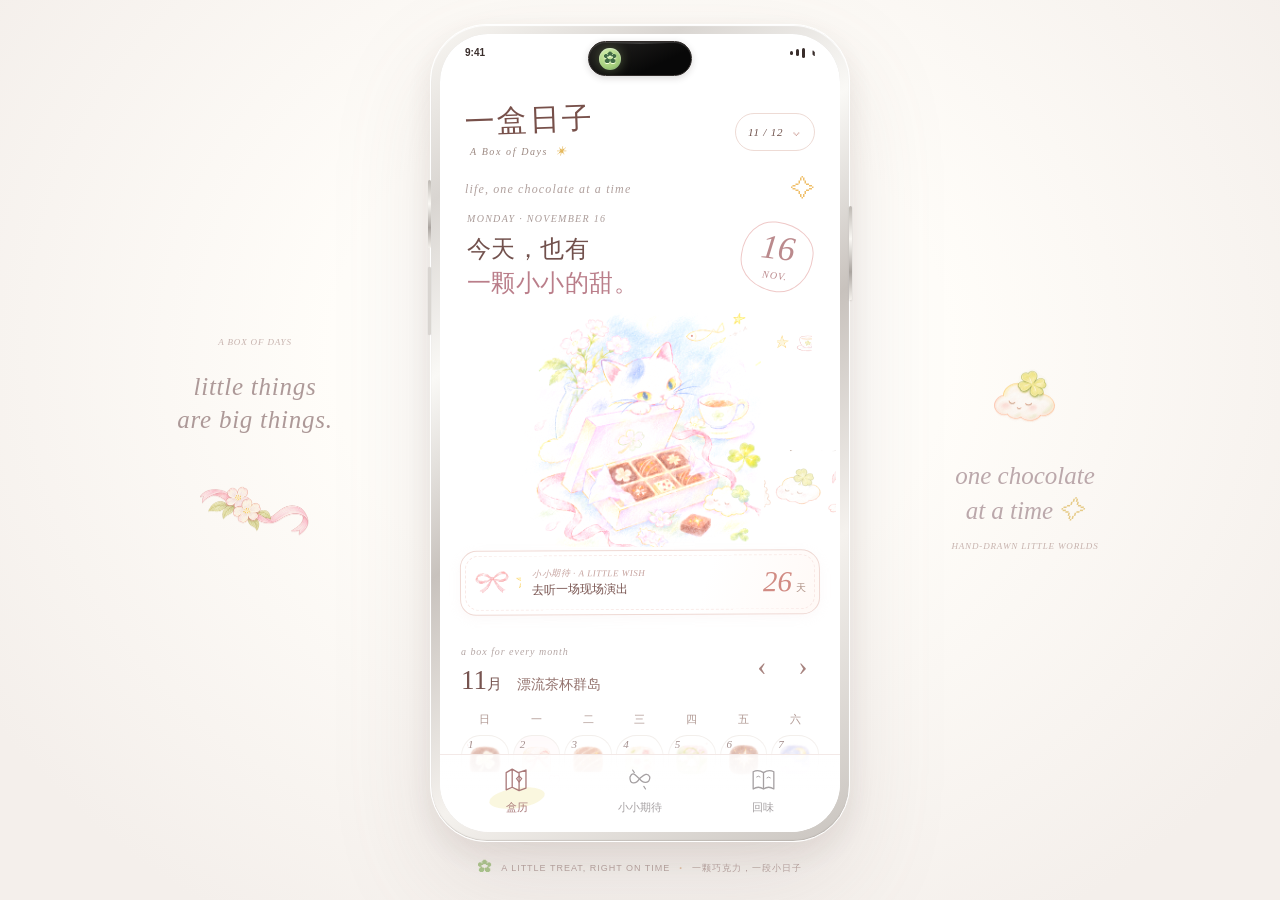
<file: index.html>
<!DOCTYPE html>
<html lang="zh-CN">
<head>
<meta charset="UTF-8" />
<meta name="viewport" content="width=device-width,initial-scale=1,viewport-fit=cover" />
<meta name="theme-color" content="#ffffff" />
<meta name="description" content="一盒日子：一颗巧克力，一段小日子。纯白手绘风互动日历 Demo。" />
<title>一盒日子 · A Box of Days</title>
<link rel="stylesheet" href="./styles.css" />
<script defer src="./app.js"></script>
</head>
<body>
<div class="site-aside left-aside" aria-hidden="true"><span class="aside-micro">A BOX OF DAYS</span><div class="aside-mark">little things<br />are big things.</div><img src="./assets/aside-ribbon.png" alt="" /></div>
<div class="phone-stage">
  <div class="phone-device" id="phoneDevice">
    <div class="phone-screen" id="phoneScreen">
      <div class="phone-status-bar" aria-hidden="true"><span>9:41</span><span class="status-signals"><i></i><i></i><i></i><b>▰</b></span></div>
      <button type="button" id="dayIsland" class="day-island" data-mode="idle" aria-label="一盒日子状态：休息中" aria-expanded="false" aria-controls="islandDetail">
        <span class="island-mark-wrap" aria-hidden="true"><span id="islandMark" class="island-mark">✿</span><span id="islandMoodDot" class="island-mood-dot"></span></span>
        <span class="island-copy" id="islandDetail"><span id="islandTitle" class="island-title">一盒日子</span><span id="islandSubtitle" class="island-subtitle">慢慢打开今天</span></span>
        <span id="islandMeter" class="island-meter" role="progressbar" aria-label="拆纸进度" aria-valuemin="0" aria-valuemax="100" aria-valuenow="0"><span id="islandProgressFill"></span></span>
        <span class="island-spark" aria-hidden="true">✦</span>
      </button>
      <span id="islandAnnouncement" class="island-announcement" aria-live="polite" aria-atomic="true"></span>
      <div class="phone-app-scroll" id="phoneAppScroll">
        <div class="app-shell" id="app">
          <header class="masthead">
            <button type="button" class="brand" data-nav="calendar" aria-label="回到盒历"><span class="brand-wordmark">一盒日子</span><span class="brand-sub">A Box of Days <span aria-hidden="true">✳</span></span></button>
            <button type="button" class="month-entry" data-months aria-label="选择月份"><span id="monthIndex">11 / 12</span><span class="month-down" aria-hidden="true">⌄</span></button>
          </header>
          <main id="pageContent" tabindex="-1"></main>
          <nav class="bottom-nav" aria-label="主导航">
            <button type="button" class="nav-item active" data-nav="calendar" aria-current="page"><svg viewBox="0 0 36 36" fill="none" aria-hidden="true"><path d="M6 10L13 6L20 10L29 7L29 28L21 31L13 27L6 30Z M13 6v21m8-17v21" stroke="currentColor" stroke-width="1.5" stroke-linejoin="round" stroke-linecap="round"/><path d="M18 17l3-3 3 3-3 4Z" stroke="currentColor" stroke-width="1.3"/></svg><span>盒历</span></button>
            <button type="button" class="nav-item" data-nav="anticipation"><svg viewBox="0 0 36 36" fill="none" aria-hidden="true"><path d="M7 15c3-7 6-2 11 2 5-4 9-8 12-2 0 8-8 8-12 2C14 24 6 24 7 15Z" stroke="currentColor" stroke-width="1.5" stroke-linecap="round" stroke-linejoin="round"/><path d="m12 10-2-3m13 19 2 3" stroke="currentColor" stroke-width="1.4" stroke-linecap="round"/></svg><span>小小期待</span></button>
            <button type="button" class="nav-item" data-nav="memories"><svg viewBox="0 0 36 36" fill="none" aria-hidden="true"><path d="M6 9Q12 6 18 10Q24 6 30 9V29Q24 25 18 29Q12 25 6 29Z M18 10v19" stroke="currentColor" stroke-width="1.5" stroke-linecap="round" stroke-linejoin="round"/><path d="M10 15q2-2 4 0m8 1q2-2 4 0" stroke="currentColor" stroke-width="1.1" stroke-linecap="round"/></svg><span>回味</span></button>
          </nav>
        </div>
      </div>
      <div class="overlay-root" id="overlayRoot" aria-live="polite"></div>
      <div class="toast" id="toast" role="status" aria-live="polite"></div>
    </div>
  </div>
  <div class="stage-caption"><span class="caption-flower">✿</span><span>A LITTLE TREAT, RIGHT ON TIME</span><span class="caption-dot">·</span><span>一颗巧克力，一段小日子</span></div>
</div>
<div class="site-aside right-aside" aria-hidden="true"><img src="./assets/aside-clover-cloud.png" alt="" /><div>one chocolate<br />at a time <span>✧</span></div><span class="aside-micro">HAND-DRAWN LITTLE WORLDS</span></div>
</body>
</html>
</file>
<file: styles.css>
/* A Box of Days · Pure White Naive Pencil System v3 */
:root{--white:#fff;--ink:#70534d;--ink-dark:#493a38;--muted:#aa9993;--line:#ebded9;--pink:#ffd6dd;--pink-ink:#e7a9b9;--butter:#ffe67e;--blue:#afc8ef;--mint:#d2e7bc;--lilac:#e4d8fa;--paper-shadow:0 9px 30px #cfaeb515}
*{box-sizing:border-box}
html{scroll-behavior:smooth}
body{margin:0;background:#fff;color:var(--ink);font:14px/1.65 -apple-system,BlinkMacSystemFont,"PingFang SC","Microsoft YaHei","Noto Sans CJK SC",sans-serif;-webkit-font-smoothing:antialiased}
button,input,textarea{font:inherit;color:inherit}button{cursor:pointer}button:disabled{cursor:default;opacity:.38}button:focus-visible,input:focus-visible,textarea:focus-visible{outline:2px dashed #86a3d8;outline-offset:3px}
img,svg{display:block}img{max-width:100%}
button{background:none;border:0}h1,h2,h3,p{margin-top:0}.hand-tiny,.script-caption,.aside-micro,.brand-sub,.wish-title,.inner-kicker,.sheet-small{font:italic 12px/1.5 Georgia,"Times New Roman",serif;letter-spacing:.095em}
.app-shell{max-width:430px;margin:0 auto;min-height:100dvh;background:#fff;position:relative;padding-bottom:98px}
.masthead{height:81px;display:flex;align-items:center;justify-content:space-between;padding:13px 25px 6px;position:relative;background:#fff;z-index:2}
.brand{display:flex;flex-direction:column;align-items:flex-start;padding:0;line-height:1;text-align:left}
.brand-wordmark{font-family:"STKaiti","KaiTi","Noto Serif CJK SC",serif;font-size:30px;letter-spacing:.07em;font-weight:400;transform:rotate(-2deg);color:#8d6861}
.brand-sub{color:#9b8881;letter-spacing:.16em;font-size:10px;margin:9px 0 0 5px}
.brand-sub span{color:#e5b85b;margin-left:4px}
.month-entry{display:flex;align-items:center;gap:8px;border:1px solid #eedbd5;border-radius:100px;padding:7px 12px;font:italic 11px Georgia,serif;letter-spacing:.07em;background:#fff;min-height:38px}
.month-down{font:19px Georgia,serif;margin-top:-5px;color:#d0a49d}
.calendar-page{padding-bottom:13px}
.hero-topline{padding:0 25px;display:flex;align-items:center;justify-content:space-between;color:#b0a09d}
.small-star{font-size:24px;color:#efbf6a;font-weight:300}
.day-greeting{display:flex;justify-content:space-between;align-items:center;padding:4px 27px 0}
.today-caption{font:italic 10px Georgia,serif;color:#aa9b98;letter-spacing:.13em;margin-bottom:8px}
.day-greeting h1{font:400 24px/1.45 "STKaiti","KaiTi","Noto Serif CJK SC",serif;letter-spacing:.02em;color:#7e615b;margin:0}
.day-greeting h1 span{color:#c896a0}
.today-number{width:72px;height:70px;display:flex;flex-direction:column;align-items:center;justify-content:center;transform:rotate(7deg);border:1.2px solid #efc9c8;border-radius:44% 57% 47% 57% / 53% 43% 58% 46%;color:#bb8a8d}
.today-number strong{font:italic 34px/.9 Georgia,serif;font-weight:400}.today-number small{font:italic 10px Georgia,serif;letter-spacing:.1em;margin-top:6px}
.hero-picture{width:100%;height:246px;position:relative;display:flex;align-items:center;justify-content:center;overflow:visible;margin-top:0;isolation:isolate}
.hero-main{width:calc(100% - 26px);max-width:408px;height:100%;object-fit:contain;object-position:center;filter:saturate(1.15)}
.hero-picture>.float-star{position:absolute;z-index:-1;width:35px;right:7%;top:12%;opacity:.68}.hero-cloud{position:absolute;width:72px;right:1%;bottom:11%;opacity:.6;z-index:-1}
.mini-world{height:224px;margin:11px 22px 3px;position:relative;overflow:hidden;border-radius:34px;background:radial-gradient(ellipse at 50% 48%,color-mix(in srgb,var(--month-tint) 43%,white) 0%,#fff 69%);isolation:isolate}
.mini-world-halo{position:absolute;inset:15% 23%;border-radius:50%;border:1px dashed #e2d3dc;transform:rotate(-11deg)}.mini-world .doodle{position:absolute;width:108px;opacity:.86}.world-doodle-one{left:15%;top:9%;transform:rotate(-18deg)}.world-doodle-two{right:15%;top:13%;transform:rotate(17deg)}.mini-world .world-choco{position:absolute;width:120px;height:120px;object-fit:contain;bottom:34px;left:calc(50% - 60px);filter:drop-shadow(0 7px 12px #decbd455)}.world-circle{position:absolute;width:32px;height:32px;border:1px solid #e5bcc6;border-radius:45%;right:10%;top:32%;transform:rotate(20deg)}.world-subtitle{position:absolute;bottom:10px;left:0;right:0;text-align:center;font:italic 11px Georgia,serif;color:#9d918e;letter-spacing:.1em}
.goal-note{margin:3px 20px 18px;padding:8px 13px;min-height:65px;width:calc(100% - 40px);display:flex;align-items:center;gap:10px;text-align:left;border:1px solid #efd9d4;border-radius:17px 19px 17px 16px;position:relative;background:linear-gradient(110deg,#fff 67%,#fff9f6);box-shadow:0 3px 11px #efdede30;transform:rotate(-.3deg)}
.goal-note::before{content:"";position:absolute;inset:4px;border:1px dashed #f9e9e6;border-radius:14px;pointer-events:none}.goal-doodle{width:48px;flex:0 0 48px;display:flex;align-items:center;justify-content:center}.goal-doodle .doodle{width:46px;height:42px;object-fit:contain}.goal-copy{min-width:0;flex:1;display:flex;flex-direction:column;gap:1px}.goal-copy small{font:italic 9px Georgia,serif;letter-spacing:.06em;color:#c6a39f}.goal-copy strong{font-size:12px;line-height:1.35;font-weight:500;white-space:nowrap;overflow:hidden;text-overflow:ellipsis;color:#805e59}.goal-days{min-width:47px;display:flex;align-items:baseline;justify-content:flex-end;gap:4px;white-space:nowrap}.goal-days b{font:italic 29px Georgia,serif;color:#d18b83;font-weight:400}.goal-days small{font-size:10px;color:#ad8f83}
.calendar-section{padding:0 21px}.month-row{display:flex;align-items:center;justify-content:space-between;min-height:66px;margin-bottom:4px}.script-caption{font-size:10px;color:#b5a7a5}.month-row h2{font-family:"STKaiti","KaiTi","Noto Serif CJK SC",serif;font-weight:400;color:#826560;font-size:27px;line-height:1;margin:5px 0 0}.month-row h2 small{font-size:15px}.month-name{font-size:14px;margin-left:8px;color:#a78e88}.month-arrows{display:flex;gap:9px}.month-arrows button{font:28px/1 Georgia,serif;color:#a7837f;width:32px;height:38px;display:grid;place-items:center}
.weekdays,.dates-grid{display:grid;grid-template-columns:repeat(7,minmax(0,1fr));column-gap:4px}.weekdays{height:32px;align-items:center;text-align:center;color:#ae9690;font-size:11px}.dates-grid{gap:6px 4px}.date-empty{min-height:49px}.date-button{min-width:0;height:49px;position:relative;display:flex;align-items:center;justify-content:center;border:1px solid #f0ebe7;border-radius:40% 44% 38% 42% / 43% 38% 45% 39%;transition:transform .17s ease,background .17s ease,border-color .17s ease;background:#fff;overflow:visible}.date-button:nth-child(4n){border-radius:43% 37% 48% 41% / 39% 50% 37% 42%}.date-button:hover{transform:translateY(-2px) rotate(-2deg);border-color:#e9c8ca;background:#fffafa}.date-button.future{background:rgba(251,249,248,.55);border-color:#f4efec}.date-button.opened{background:#fff9fa}.date-button.today{border:1.8px solid #b2d48d;background:#fafff3;box-shadow:0 0 0 3px #f6fde9}.date-button.today:before{content:"✧";position:absolute;color:#e4b85a;font-size:15px;left:-3px;top:-12px}.date-number{font:italic 11px Georgia,serif;position:absolute;top:3px;left:6px;color:#876965;z-index:1;line-height:1}.date-button.future .date-number{color:#c7b5b0}.chocolate-image{object-fit:contain;display:block}.date-button .chocolate-image{height:40px;width:40px;margin-top:8px;mix-blend-mode:multiply}.tiny-foil{width:19px;height:17px;position:absolute;top:18px;left:calc(50% - 9px);background:linear-gradient(120deg,#fff2f5,#f9ecf9);border:1px solid #f3e2e5;border-radius:5px;transform:rotate(-7deg)}.tiny-foil:after{content:"✧";position:absolute;font-size:8px;color:#e2c2b8;left:6px;top:0}.date-heart{position:absolute;right:-3px;bottom:-5px;z-index:1;font:13px Georgia,serif;color:#d790a2;background:#fff;border-radius:50%;width:16px;height:16px;display:grid;place-items:center}
.calendar-bottom{display:flex;align-items:center;justify-content:space-between;gap:5px;margin:20px 0 4px}.calendar-bottom>span{display:flex;align-items:center;gap:2px;font:12px "STKaiti","KaiTi",serif;color:#ac938d}.calendar-bottom .doodle{height:28px;width:29px;object-fit:contain}.calendar-bottom button,.yellow-pencil-btn{background:#ffe99b;color:#77584e;border:1.2px solid #ecba67;min-height:43px;border-radius:42% 44% 46% 41% / 26% 28% 29% 27%;padding:8px 16px;font-weight:600;font-size:12px;box-shadow:0 3px 0 #fff6db,inset 0 0 0 3px #fff0b7;transition:transform .2s ease,box-shadow .2s ease}.calendar-bottom button:hover,.yellow-pencil-btn:hover{transform:translateY(-2px) rotate(-1deg);box-shadow:0 4px 12px #e8d69b77}.calendar-bottom button span{margin-left:7px}
.explore-months{display:flex;align-items:center;justify-content:center;gap:7px;margin:22px auto 0;color:#9a7f80;font-size:12px;text-decoration:underline;text-decoration-color:#f1d6d9;text-underline-offset:5px}.explore-months span{color:#deb36f}.under-note{text-align:center;color:#b0a19d;line-height:1.8;font-size:11px;padding:6px 22px;margin:8px 0 0}
.bottom-nav{position:absolute;bottom:0;left:0;right:0;height:78px;padding:8px 15px 18px;display:grid;grid-template-columns:repeat(3,1fr);z-index:9;background:linear-gradient(#ffffffeb,#fff 45%);border-top:1px solid #f3e9e7;box-shadow:0 -12px 28px #fff9}.nav-item{display:flex;align-items:center;justify-content:center;flex-direction:column;gap:0;font-size:11px;color:#a5a0a2;position:relative}.nav-item svg{width:31px;height:31px;margin-bottom:3px}.nav-item.active{color:#a97979}.nav-item.active::before{content:"";position:absolute;width:56px;height:20px;left:calc(50% - 28px);top:25px;z-index:-1;border-radius:50%;background:#f8f4d3b8;transform:rotate(-9deg)}
.site-aside{position:fixed;top:50%;transform:translateY(-50%);width:190px;pointer-events:none;display:flex;flex-direction:column;align-items:center;text-align:center;color:#c7b3ae}.site-aside .aside-micro{font-size:9px}.left-aside{left:max(4vw,calc(50% - 480px))}.right-aside{right:max(4vw,calc(50% - 480px))}.aside-mark{font:italic 25px/1.35 Georgia,serif;color:#ad9998;margin:20px 0;letter-spacing:.03em}.site-aside img{width:135px;opacity:.73}.right-aside div{font:italic 25px/1.4 Georgia,serif;margin:12px;color:#bba8ab}.right-aside div span{color:#e6cb88}
.inner-page{padding:28px 26px 20px}.inner-kicker{font-size:10px;color:#c8abae}.inner-page h1{margin:19px 0;font:400 28px/1.5 "STKaiti","KaiTi",serif;color:#866967}.inner-page h1 i{color:#ca9da3;font-style:normal}.section-copy{font-size:12px;line-height:1.9;color:#a19491}.gift-illustration{height:213px;position:relative;display:flex;align-items:center;justify-content:center}.gift-flower{width:185px;height:185px;object-fit:contain}.gift-ribbon{width:83px;position:absolute;left:11%;top:24%;transform:rotate(-15deg)}.gift-star{width:64px;position:absolute;right:10%;top:15%}.wish-paper{border:1px solid #ecd9d5;border-radius:19px;padding:21px;position:relative;box-shadow:var(--paper-shadow);background:#fff;transform:rotate(-.35deg)}.wish-paper::after{content:"";position:absolute;inset:5px;pointer-events:none;border:1px dashed #f6e8e4;border-radius:15px}.wish-title{color:#c5a7ad;margin-bottom:12px}.wish-paper>strong{display:block;font:400 23px/1.5 "STKaiti","KaiTi",serif;color:#856662}.wish-remaining{display:flex;align-items:center;gap:16px;margin:16px 0 12px}.wish-remaining b{font:italic 60px/1 Georgia,serif;font-weight:400;color:#c5918c}.wish-remaining span{display:flex;flex-direction:column;font-size:12px}.wish-remaining small{font:italic 10px Georgia,serif;color:#b9a3a0}.wish-reward{padding:12px 0;border-top:1px dashed #eddcd5;margin:13px 0;font-size:12px}.wish-paper .yellow-pencil-btn{width:100%;position:relative;z-index:1}.outline-pencil-btn{border:1px solid #ead6d4;border-radius:22px;background:#fff;color:#9a797b;font-size:12px;min-height:43px;padding:9px 14px}.inner-page>.outline-pencil-btn{width:100%;margin:19px 0 6px}.memory-hero{height:196px;position:relative;overflow:hidden;margin:5px 0 13px}.memory-art{position:absolute;width:300px;height:180px;object-fit:contain;left:0;top:0}.memory-cloud{position:absolute;width:120px;right:5px;top:14px}.memory-count{position:absolute;bottom:5px;right:10px;display:flex;flex-direction:column;text-align:center}.memory-count b{font:italic 55px Georgia,serif;color:#ba9398}.memory-count span{font-size:11px;color:#aa9897}.memory-list{display:flex;flex-direction:column;gap:7px}.memory-entry{display:flex;text-align:left;align-items:center;gap:11px;min-height:85px;border:1px solid #f0e5e0;border-radius:17px;background:#fff;padding:8px 11px}.memory-entry:hover{background:#fffbfc}.memory-piece{width:62px;height:62px;flex:0 0 62px;display:grid;place-items:center}.memory-piece img{height:60px;width:60px}.memory-words{display:flex;flex-direction:column;gap:1px;flex:1;min-width:0}.memory-words small{color:#b8a4a0;font:italic 10px Georgia,serif}.memory-words b{font-size:13px;color:#816862;font-weight:500}.memory-words>span{font-size:11px;color:#aa9994;white-space:nowrap;overflow:hidden;text-overflow:ellipsis}.entry-arrow{color:#c7a7aa;font-size:17px}
.dialog-open{overflow:hidden}.overlay-root{position:fixed;inset:0;z-index:60;pointer-events:none;display:flex;justify-content:center;align-items:flex-end}.overlay-root:has(.sheet){pointer-events:auto}.overlay-scrim{position:absolute;inset:0;background:rgba(62,53,50,.33);backdrop-filter:blur(3px);animation:fadeIn .23s both}.sheet{position:relative;z-index:1;width:min(100%,430px);max-height:92dvh;overflow-y:auto;overscroll-behavior:contain;background:#fff;border-radius:30px 30px 0 0;box-shadow:0 -16px 60px #4d3f3f25;animation:sheetUp .4s cubic-bezier(.2,.85,.2,1) both;padding-bottom:max(20px,env(safe-area-inset-bottom))}.sheet-header{display:flex;align-items:center;justify-content:space-between;padding:16px 23px 0}.sheet-small{font-size:10px;color:#c8aaa7}.sheet-small span{color:#e7c27c;margin-left:5px}.close-sheet{height:38px;width:38px;font:26px/1 Georgia,serif;color:#ae9292;border:1px solid #f1e3e1;border-radius:50%;background:#fff}.sheet-content{padding:0 23px 26px}.sheet-title{font:400 24px/1.4 "STKaiti","KaiTi",serif;color:#84655f;margin:2px 0 14px}.sheet-copy{font-size:12px;color:#a29492;margin-bottom:15px;line-height:1.9}
.date-cloud{width:max-content;max-width:100%;padding:5px 26px;margin:7px auto 1px;border:1px solid #f3c3c2;border-radius:47% 53% 45% 52% / 51% 49% 57% 46%;font:italic 23px Georgia,"STKaiti",serif;color:#986d66;text-align:center}.unwrap-canvas{height:252px;position:relative;display:flex;align-items:center;justify-content:center;isolation:isolate}.unwrap-spark{position:absolute;width:37px;z-index:0;opacity:.8}.unwrap-spark.first{left:9%;top:15%}.unwrap-spark.second{right:10%;bottom:12%}.under-candy{width:156px;height:156px;position:absolute;z-index:1;display:grid;place-items:center}.under-candy img{height:142px;width:142px;object-fit:contain}.foil-touch{--drag-x:0px;--drag-y:0px;--fold:0;width:268px;height:185px;display:grid;place-items:center;position:relative;z-index:2;border:0;background:transparent;touch-action:none;cursor:grab;transform:translate(var(--drag-x),var(--drag-y)) rotate(calc(var(--fold)*-11deg)) scale(calc(1 - var(--fold)*.055));transition:transform .37s cubic-bezier(.22,1.35,.35,1),opacity .28s}.foil-touch.dragging{transition:none;cursor:grabbing}.foil-illustration{width:100%;height:100%;object-fit:contain;filter:drop-shadow(0 9px 11px #d9c3c359)}.foil-touch:before{content:"";position:absolute;width:80px;height:50px;top:22%;left:35%;border-left:1px solid #d5aebe;border-top:1px solid #caa6be;transform:skew(13deg) rotate(calc(var(--fold)*15deg));opacity:calc(.13 + var(--fold)*.7);z-index:3;pointer-events:none}.foil-touch.unwrapping{animation:unwrapAway .72s cubic-bezier(.14,.8,.3,1) both}.unwrap-canvas.releasing .under-candy{animation:chocolateAppear .7s ease both}.stage-hint{position:absolute;bottom:0;width:100%;text-align:center;font-size:11px;color:#bc9b97}.tender-copy{text-align:center;color:#957e79;margin:9px 0 20px;line-height:1.9;font-size:13px}.tender-copy small{color:#b7a7a5;font-size:11px}.yellow-pencil-btn{display:block;width:100%;margin:4px auto 0;min-height:47px;font-size:13px}.gentle-link{display:block;margin:13px auto 0;text-align:center;color:#ad9a98;font-size:11px;text-decoration:underline;text-underline-offset:4px;text-decoration-color:#efdfdc;padding:7px}.reveal-canvas{height:269px;position:relative;display:grid;place-items:center}.open-wrapper{position:absolute;width:305px;height:218px;object-fit:contain;z-index:0;animation:spreadWrapper .56s ease both}.reveal-choco{width:151px;height:151px;display:grid;place-items:center;z-index:1;animation:chocolateAppear .7s ease both}.reveal-choco img{width:140px;height:140px;object-fit:contain;filter:drop-shadow(0 8px 5px #d7ac9944)}.crumbled-wrapper{position:absolute;width:75px;right:5%;bottom:3%;transform:rotate(24deg);opacity:.82}.reveal-spark{position:absolute;width:35px;top:12px;right:13%;z-index:2}.secondary-actions{display:flex;gap:9px;margin-top:15px}.secondary-actions button{flex:1}
.editor-heading{font:20px/1.4 "STKaiti","KaiTi",serif;text-align:center;color:#896c66;padding:3px 0 13px;display:flex;justify-content:center;align-items:center;gap:3px}.editor-heading img{width:46px;height:36px;object-fit:contain}.flavor-lab{border:1px solid #f0e0db;border-radius:19px;padding:14px 14px 12px;background:#fff;box-shadow:0 3px 14px #f9eded70}.mini-step{font-size:12px;color:#856b64;font-weight:600;display:flex;align-items:center;justify-content:space-between}.mini-step span{font-size:10px;font-weight:400;color:#baaaaa}.flavor-buttons{display:grid;grid-template-columns:repeat(3,1fr);gap:7px;margin:10px 0 4px}.flavor{border:1px solid transparent;border-radius:12px;padding:9px 5px;display:flex;flex-direction:column;align-items:center;gap:4px;font-size:11px;transition:.2s}.flavor:hover{background:#fffafa}.flavor[aria-pressed=true]{border-color:#eec0c7;background:#fff5f6}.flavor-visual{width:40px;height:29px;display:block;border-radius:44% 38% 46% 39%/52% 50% 38% 40%;background:var(--choco-color);box-shadow:inset 6px 4px 0 #ffffff50,1px 2px 0 #d5b7aa77;transform:rotate(-8deg);position:relative}.flavor-visual:after{content:"";position:absolute;inset:5px 12px;border-left:1px solid #ffefdfaa;transform:rotate(25deg)}.material-stage{height:152px;position:relative;display:flex;align-items:center;justify-content:center;background:radial-gradient(ellipse at center,#fff9f8 0,#fff 72%);border-radius:15px}.cross-section{width:245px;height:139px;filter:drop-shadow(0 4px 3px #dcbfc040)}.material-star{position:absolute;top:5px;left:12%;color:#ecb878;font-size:18px}.material-caption{position:absolute;bottom:0;right:11px;color:#c7abaa;font:italic 9px Georgia,serif}.slider-label{margin-top:12px}.slider-label em{font-style:normal;color:#c68f96;font-weight:500;font-size:11px}.slider-material{height:37px;display:flex;align-items:center;padding:0 5px}.slider-material input[type=range]{-webkit-appearance:none;appearance:none;width:100%;height:11px;border:1px solid #efd4d6;border-radius:30px;background:linear-gradient(90deg,#e8c9a6 0,#f5d9c9 var(--value),#faeeee var(--value),#faeeee 100%);box-shadow:inset 1px 2px 5px #bda2a235;cursor:pointer}.slider-material input::-webkit-slider-thumb{-webkit-appearance:none;appearance:none;width:29px;height:29px;background:radial-gradient(circle at 35% 30%,#fff7e6 0 20%,#f8c9cd 22% 73%,#d39da6 75%);border:1px solid #c8959f;border-radius:44% 58% 39% 48%;box-shadow:0 3px 0 #d4bfc072,0 5px 8px #c5a4a452;transition:transform .15s}.slider-material input:active::-webkit-slider-thumb{transform:scale(.9) translateY(2px)}.slider-material input::-moz-range-thumb{width:26px;height:26px;background:#f9cdd1;border:1px solid #c8959f;border-radius:48%}.slider-anchors{display:flex;justify-content:space-between;gap:4px;color:#ae9b95;font-size:9px;white-space:nowrap}.flavor-description{margin:12px auto 0;padding:5px 11px;width:max-content;max-width:100%;border-radius:40px;background:#fff6f6;color:#b48b8f;text-align:center;font:12px/1.5 "STKaiti","KaiTi",serif}.emotion-step{margin:20px 0 9px}.moods{display:flex;flex-wrap:wrap;gap:7px}.moods button{border:1px solid #eddcd9;border-radius:30px;min-height:32px;padding:6px 12px;color:#a38b8b;font-size:11px}.moods button[aria-pressed=true]{background:#ffe9ef;border-color:#e7afb8;color:#985e6d}#moodNote{width:100%;min-height:78px;resize:vertical;border:1px dashed #e7c4c9;border-radius:13px;padding:12px;background:#fffcfc;color:#806d69;font-size:12px;line-height:1.8}#moodNote::placeholder{color:#c8b7b5}.save-entry{margin-top:20px}
.future-message{text-align:center}.future-wrapper{height:187px;width:100%;object-fit:contain;margin:5px auto}.future-date{font:italic 12px Georgia,serif;color:#b19c97}.future-message h3{font:400 22px "STKaiti","KaiTi",serif;margin:9px 0;color:#836663}.future-message p{font-size:12px;color:#b09f99;line-height:1.9;margin:14px 0 23px}.world-list{display:flex;flex-direction:column;gap:6px;margin:5px 0}.world-item{width:100%;display:flex;align-items:center;text-align:left;gap:13px;border:1px solid #f1e8e4;border-radius:14px;padding:6px 10px;background:#fff}.world-item[aria-current=true]{border-color:#d6e1b2;background:#fbfff8}.world-icon{width:64px;height:57px;flex:0 0 64px;position:relative;display:grid;place-items:center;background:radial-gradient(circle,color-mix(in srgb,var(--tint) 28%,white),transparent 70%)}.world-icon .doodle{position:absolute;width:49px;height:40px;object-fit:contain;left:-4px;top:-1px}.world-icon .chocolate-image{position:absolute;width:46px;height:43px;right:1px;bottom:-1px;object-fit:contain}.world-item>span:nth-child(2){display:flex;flex-direction:column;gap:3px;flex:1}.world-item b{font-weight:500;font-size:12px}.world-item small{color:#b7a4a2;font-size:10px}.world-item em{font-style:normal;color:#c9b2b2}.goal-check{display:flex;align-items:center;gap:10px;padding:11px 0;color:#88716e;font-size:12px}.goal-check input{width:17px;height:17px;accent-color:#cf9caa}.field{display:flex;flex-direction:column;gap:8px;margin:12px 0 17px;color:#816a66;font-size:12px}.field input{border:1px solid #eadbd6;border-radius:11px;min-height:43px;padding:9px 12px;color:#795c57;font-size:12px;background:#fff}.field input:focus{border-color:#cbadab}.sheet form .yellow-pencil-btn{margin-top:23px}.toast{position:fixed;z-index:99;bottom:92px;left:50%;transform:translate(-50%,10px);opacity:0;transition:.24s ease;pointer-events:none;background:#866c68;color:#fff;border-radius:30px;min-width:180px;padding:11px 16px;font-size:11px;text-align:center;box-shadow:0 8px 23px #77636333}.toast.show{opacity:1;transform:translate(-50%,0)}
@keyframes sheetUp{from{transform:translateY(35px);opacity:.5}to{transform:translateY(0);opacity:1}}@keyframes fadeIn{from{opacity:0}to{opacity:1}}@keyframes unwrapAway{0%{transform:translate(0,0) rotate(0) scale(1);opacity:1}32%{transform:translate(7px,-35px) rotate(-8deg) scale(1.05,.96);opacity:1}61%{transform:translate(-33px,-75px) rotate(-25deg) scale(.8,.65);opacity:.9}100%{transform:translate(-100px,-123px) rotate(-57deg) scale(.25,.31);opacity:0}}@keyframes chocolateAppear{0%{opacity:.25;transform:scale(.79) rotate(8deg)}65%{opacity:1;transform:scale(1.07) rotate(-4deg)}100%{transform:scale(1) rotate(0)}}@keyframes spreadWrapper{from{opacity:.5;transform:scale(.65)}to{opacity:1;transform:scale(1)}}
@media(min-width:700px){body{background:radial-gradient(ellipse at 20% 50%,#eaf1ff3b,transparent 43%),radial-gradient(ellipse at 89% 30%,#fff2f33d,transparent 40%),#fff}.app-shell{box-shadow:0 0 0 1px #f4e9e6,0 20px 70px #e9d8da24}.bottom-nav{position:sticky;margin-top:-78px;bottom:0}.app-shell{padding-bottom:0;min-height:100vh}.overlay-root{align-items:center}.sheet{border-radius:26px;max-height:90vh}.toast{bottom:25px}}
@media(max-width:900px){.site-aside{display:none}}
@media(max-width:370px){.masthead{padding-left:18px;padding-right:18px}.brand-wordmark{font-size:26px}.hero-picture{height:226px}.day-greeting{padding:0 19px}.calendar-section{padding:0 16px}.date-button{height:44px}.date-button .chocolate-image{height:36px;width:36px}.date-empty{min-height:44px}.calendar-bottom>span{font-size:10px}.calendar-bottom button{font-size:11px;padding:7px 10px}}
@media(prefers-reduced-motion:reduce){html{scroll-behavior:auto}*,*:before,*:after{animation-duration:.001ms!important;transition-duration:.001ms!important;scroll-behavior:auto!important}}
/* Final contrast calibration: white is the canvas, not a faded overlay. */
.hero-main{filter:saturate(1.34) contrast(1.1)}
.brand-wordmark{color:#77504a}
.day-greeting h1{color:#72514d}
.day-greeting h1 span{color:#ba7e8a}
.month-row h2{color:#775450}
.month-name{color:#92716c}
.date-number{color:#765653}
.goal-copy strong{color:#78534f}
.calendar-bottom>span{color:#927a75}
/* The sealed wrapper must truly conceal the chocolate; images must not hijack pointer dragging. */
.unwrap-canvas .under-candy{opacity:0}
.unwrap-canvas.releasing .under-candy{opacity:1}
.foil-touch,.foil-touch *{user-select:none;-webkit-user-select:none;-webkit-user-drag:none}
.foil-illustration{pointer-events:none}
/* V4 interaction polish: illustration-led foil peel and continuous filling material. */
.date-button .chocolate-image{margin:0;flex:0 0 auto;align-self:center;mix-blend-mode:multiply}
.foil-touch{--drag-x:0px;--drag-y:0px;--fold:0;--foil-alpha:1;width:min(268px,82vw);height:185px;position:relative;display:block;place-items:unset;transform:translate(var(--drag-x),var(--drag-y)) rotate(calc(var(--fold)*-13deg)) scale(calc(1 - var(--fold)*.035));opacity:var(--foil-alpha);transition:none;will-change:transform,opacity}
.foil-touch.dragging,.foil-touch.finishing,.foil-touch.springing{transition:none}
.foil-touch:before{display:none}
.foil-frame-stack{position:absolute;inset:0;display:block;pointer-events:none}
.foil-frame{position:absolute;inset:0;width:100%;height:100%;object-fit:contain;opacity:0;pointer-events:none;user-select:none;-webkit-user-drag:none;will-change:opacity}
.foil-frame:first-child{opacity:1}
.unwrap-canvas .under-candy{opacity:var(--candy-reveal,0);transform:scale(calc(.94 + var(--candy-reveal,0)*.06));transition:none;will-change:opacity,transform}
.unwrap-canvas.releasing .under-candy{animation:none;opacity:var(--candy-reveal,0)}
.stage-hint{transition:opacity .18s ease}
.slider-material input[type=range]{background:linear-gradient(90deg,var(--material-color,#d8c69f) 0,var(--material-color,#d8c69f) var(--value),#faeeee var(--value),#faeeee 100%);transition:background .14s ease}
.slider-material input::-webkit-slider-thumb{background:radial-gradient(circle at 35% 30%,#fff7e6 0 20%,var(--material-color,#f8c9cd) 22% 73%,#d39da6 75%);transition:transform .15s cubic-bezier(.2,.8,.25,1),filter .18s ease}
.slider-material input:active::-webkit-slider-thumb{transform:scale(1.08) translateY(1px);filter:saturate(1.08)}
.slider-material input::-moz-range-thumb{background:radial-gradient(circle at 35% 30%,#fff7e6 0 20%,var(--material-color,#f8c9cd) 22% 73%,#d39da6 75%);transition:transform .15s ease}
.slider-anchors{align-items:center;color:#a28d85;font-size:10px}
.slider-anchors span{display:inline-flex;align-items:center;gap:4px}
.slider-anchors span:first-child{color:#9e876d}
.slider-anchors span:last-child{color:#bc8390}
.slider-anchors i{font:normal 10px Georgia,serif;color:#d0ae75}
.cross-section stop{transition:stop-color .16s ease}
.cross-section #filling,.cross-section #fillingSheen,.cross-section #drip{transition:fill .18s ease,stroke .18s ease,opacity .18s ease,stroke-width .18s ease}
.date-button .chocolate-image{transform:translate(var(--art-x,0),var(--art-y,0))}
.date-button:is([data-date$="-01"],[data-date$="-13"],[data-date$="-25"]) .chocolate-image{--art-x:-2.875%;--art-y:-9.625%}
.date-button:is([data-date$="-02"],[data-date$="-14"],[data-date$="-26"]) .chocolate-image{--art-x:-5.775%;--art-y:-9.925%}
.date-button:is([data-date$="-03"],[data-date$="-15"],[data-date$="-27"]) .chocolate-image{--art-x:-3.2%;--art-y:-9.625%}
.date-button:is([data-date$="-04"],[data-date$="-16"],[data-date$="-28"]) .chocolate-image{--art-x:-5.125%;--art-y:-9.625%}
.date-button:is([data-date$="-05"],[data-date$="-17"],[data-date$="-29"]) .chocolate-image{--art-x:-3.525%;--art-y:-2.575%}
.date-button:is([data-date$="-06"],[data-date$="-18"],[data-date$="-30"]) .chocolate-image{--art-x:-5.45%;--art-y:-1.925%}
.date-button:is([data-date$="-07"],[data-date$="-19"],[data-date$="-31"]) .chocolate-image{--art-x:-2.575%;--art-y:-3.2%}
.date-button:is([data-date$="-08"],[data-date$="-20"]) .chocolate-image{--art-x:-3.85%;--art-y:-2.25%}
.date-button:is([data-date$="-09"],[data-date$="-21"]) .chocolate-image{--art-x:-.65%;--art-y:-4.175%}
.date-button:is([data-date$="-10"],[data-date$="-22"]) .chocolate-image{--art-x:-3.2%;--art-y:-3.525%}
.date-button:is([data-date$="-11"],[data-date$="-23"]) .chocolate-image{--art-x:-2.25%;--art-y:-3.525%}
.date-button:is([data-date$="-12"],[data-date$="-24"]) .chocolate-image{--art-x:-5.125%;--art-y:-1.925%}
.sheet.settled{animation:none}
.overlay-scrim.settled{animation:none}
.reveal-canvas.settled{height:252px}
.reveal-canvas.settled .open-wrapper{width:min(268px,82vw);height:185px;animation:none}
.reveal-canvas.settled .reveal-choco{width:156px;height:156px;animation:none}
.reveal-canvas.settled .reveal-choco img{width:142px;height:142px}
.cross-section #fillingGroup{transform-box:fill-box;transform-origin:center;transition:transform .24s cubic-bezier(.2,.8,.2,1)}
.material-stage.is-pressing .cross-section #fillingGroup{transform:scale(.975,.92) translateY(1px)}
.slider-material input:active::-moz-range-thumb{transform:scale(1.08) translateY(1px)}
@media(prefers-reduced-motion:reduce){.foil-frame,.unwrap-canvas .under-candy,.stage-hint,.cross-section #filling,.cross-section #fillingSheen,.cross-section #drip{transition:none!important}}

/* V5 — an operable little phone, not a screenshot in a frame. */
body{min-height:100vh;overflow-x:hidden;background:radial-gradient(ellipse at 50% 44%,#fff 0,#fffdf9 42%,#f7f2ed 100%)}
.phone-stage{min-height:100svh;display:flex;flex-direction:column;align-items:center;justify-content:center;gap:12px;padding:24px 12px 18px;position:relative;isolation:isolate}
.phone-device{width:420px;height:min(850px,calc(100svh - 82px));min-height:600px;padding:9px;position:relative;border:1px solid #fff;border-radius:57px;background:linear-gradient(145deg,#f9f7f3 0%,#d9d5d1 16%,#faf9f6 32%,#c8c2bd 50%,#f5f2ee 72%,#c9c4bf 100%);box-shadow:0 42px 100px #77686626,0 12px 28px #7d6b6320, inset 0 1px 1px #fff, inset 0 -1px 1px #91898455;z-index:1}
.phone-device:before,.phone-device:after{content:"";position:absolute;z-index:2;width:3px;border-radius:3px;background:linear-gradient(#bdb8b2,#faf8f4 35%,#aaa49f 70%,#f5f2ed);box-shadow:0 1px 2px #6c625d33}
.phone-device:before{left:-3px;top:155px;height:68px;box-shadow:0 87px 0 -0.1px #d9d5d1,0 87px 1px #8f898455}
.phone-device:after{right:-3px;top:181px;height:94px}
.phone-screen{height:100%;width:100%;position:relative;z-index:1;overflow:hidden;border-radius:48px;background:#fff;box-shadow:inset 0 0 0 1px #5a514c22;isolation:isolate}
.phone-status-bar{position:absolute;z-index:82;inset:10px 25px auto;display:flex;justify-content:space-between;align-items:center;height:17px;color:#392d2b;font:600 10px/1 -apple-system,BlinkMacSystemFont,"Segoe UI",sans-serif;pointer-events:none}
.status-signals{display:flex;align-items:center;gap:3px;height:12px;color:#392d2b}.status-signals i{width:3px;border-radius:3px;background:currentColor;display:block}.status-signals i:nth-child(1){height:4px}.status-signals i:nth-child(2){height:7px}.status-signals i:nth-child(3){height:10px}.status-signals b{font-size:10px;margin-left:2px;transform:rotate(90deg);font-weight:700}
.day-island{--island-tint:#cde9ad;--island-progress:0;position:absolute;z-index:90;top:7px;left:50%;transform:translateX(-50%);width:104px;height:35px;padding:0 10px;display:flex;align-items:center;gap:8px;overflow:hidden;border:1px solid #322d2b;border-radius:999px;background:linear-gradient(155deg,#252321,#080808 68%);color:#fff;box-shadow:0 2px 7px #322b2b2e,inset 0 1px 0 #ffffff20;cursor:pointer;text-align:left;transition:width .42s cubic-bezier(.2,.8,.2,1),height .38s cubic-bezier(.2,.8,.2,1),top .38s ease,box-shadow .35s ease;touch-action:manipulation}
.day-island:before{content:"";position:absolute;inset:1px 22% auto;height:1px;background:linear-gradient(90deg,transparent,#ffffff3a,transparent);opacity:.75}
.day-island[data-mode="day"]{width:218px;height:43px;top:5px;box-shadow:0 5px 18px #312b2b48,inset 0 1px 0 #ffffff24}
.day-island[data-mode="unwrap"]{width:225px;height:49px;top:4px;box-shadow:0 7px 22px #1e1a1955,inset 0 1px 0 #ffffff24}
.day-island[data-mode="revealed"],.day-island[data-mode="saved"]{width:236px;height:47px;top:4px;box-shadow:0 7px 24px #332c2b42,inset 0 1px 0 #ffffff28}
.day-island.is-expanded{width:min(274px,calc(100% - 74px));height:62px;top:4px;box-shadow:0 10px 30px #312b2b55,inset 0 1px 0 #ffffff2d}
.island-mark-wrap{width:22px;height:22px;flex:0 0 22px;display:grid;place-items:center;position:relative;border-radius:50%;background:radial-gradient(circle at 40% 32%,#d7f3ae,#a1cb79 64%,#629366);box-shadow:0 0 12px #b9e18c55,inset 0 1px 2px #fff9}
.island-mark{color:#426c46;font:13px/1 Georgia,serif;text-shadow:0 1px 0 #f4ffd8;transition:transform .35s ease,color .35s ease}
.island-mood-dot{position:absolute;right:-1px;bottom:0;width:7px;height:7px;border:1px solid #100f0e;border-radius:50%;background:var(--island-mood,#f2c3d0);opacity:0;transform:scale(.3);transition:opacity .25s ease,transform .35s cubic-bezier(.16,1,.3,1)}
.island-copy{min-width:0;display:flex;flex:1;flex-direction:column;gap:1px;white-space:nowrap;overflow:hidden;opacity:0;transform:translateX(-5px);transition:opacity .2s ease .05s,transform .35s cubic-bezier(.2,.8,.2,1)}
.island-title{color:#fff;font-size:10px;line-height:1.2;font-weight:600;letter-spacing:.025em;overflow:hidden;text-overflow:ellipsis}
.island-subtitle{color:#c9c5c1;font-size:8px;line-height:1.3;overflow:hidden;text-overflow:ellipsis}
.island-announcement{position:absolute;width:1px;height:1px;padding:0;margin:-1px;overflow:hidden;clip:rect(0,0,0,0);white-space:nowrap;border:0}
.island-meter{position:absolute;left:40px;right:18px;bottom:7px;height:2px;border-radius:99px;background:#ffffff30;opacity:0;transition:opacity .18s ease}
.island-meter>span{display:block;width:0;height:100%;border-radius:inherit;background:linear-gradient(90deg,#c5e89d,#f8d7a8,#f4b7bf);box-shadow:0 0 7px #e8d5a8aa;transition:width .09s linear}
.island-spark{position:absolute;right:12px;top:8px;color:#ffe6a4;font-size:12px;opacity:0;transform:scale(.3) rotate(-30deg);transition:opacity .2s ease,transform .45s cubic-bezier(.16,1,.3,1)}
.day-island[data-mode="day"] .island-copy,.day-island[data-mode="unwrap"] .island-copy,.day-island[data-mode="revealed"] .island-copy,.day-island[data-mode="saved"] .island-copy,.day-island.is-expanded .island-copy{opacity:1;transform:translateX(0)}
.day-island[data-mode="unwrap"] .island-meter{opacity:1}
.day-island[data-mode="unwrap"] .island-mark{transform:rotate(-16deg) scale(.9);color:#f6daa0}
.day-island[data-mode="revealed"] .island-mark,.day-island[data-mode="saved"] .island-mark{transform:rotate(12deg) scale(1.08);color:#fff0bd}
.day-island[data-mode="revealed"] .island-spark,.day-island[data-mode="saved"] .island-spark{opacity:1;transform:scale(1) rotate(0)}
.day-island[data-mode="saved"] .island-mood-dot{opacity:1;transform:scale(1)}
.phone-app-scroll{position:absolute;inset:0;overflow-y:auto;overscroll-behavior:contain;-webkit-overflow-scrolling:touch;scrollbar-width:none;border-radius:inherit;transition:filter .25s ease}
.phone-app-scroll::-webkit-scrollbar{display:none}
.phone-app-scroll.dialog-open{overflow:hidden}
.phone-app-scroll>.app-shell{width:100%;max-width:none;min-height:100%;margin:0;padding:54px 0 0;background:#fff;box-shadow:none;display:flex;flex-direction:column}
.phone-app-scroll .app-shell>#pageContent{flex:1 0 auto;padding-bottom:88px}
.phone-app-scroll .bottom-nav{position:sticky;bottom:0;margin-top:-78px;z-index:9;flex:0 0 78px}
.phone-screen>.overlay-root{position:absolute;inset:0;z-index:70;align-items:flex-end;pointer-events:none}
.phone-screen>.overlay-root:has(.sheet){pointer-events:auto}
.phone-screen>.overlay-root .overlay-scrim{position:absolute;inset:0}
.phone-screen>.overlay-root .sheet{width:100%;max-height:calc(100% - 58px - env(safe-area-inset-top));border-radius:29px 29px 38px 38px;padding-bottom:max(24px,env(safe-area-inset-bottom))}
.phone-screen>.toast{position:absolute;left:50%;bottom:92px;z-index:99;max-width:calc(100% - 36px);white-space:normal}
.stage-caption{display:flex;align-items:center;gap:8px;color:#b8a5a1;font-size:9px;letter-spacing:.11em;text-transform:uppercase}
.caption-flower{font-size:14px;color:#adc88e}.caption-dot{color:#e4c4a5;font-size:17px}
@media(min-width:700px){
  body{background:radial-gradient(ellipse at 50% 39%,#fff 0,#fffdf9 34%,#f4efeb 86%)}
  .phone-app-scroll>.app-shell{min-height:100%;padding-bottom:0}
  .phone-app-scroll .bottom-nav{position:sticky;margin-top:-78px;bottom:0}
  .phone-screen>.overlay-root{align-items:flex-end}
  .phone-screen>.overlay-root .sheet{max-height:calc(100% - 58px - env(safe-area-inset-top))}
}
@media(max-height:720px) and (min-width:621px){.phone-stage{min-height:100vh;padding-top:14px;padding-bottom:10px}.phone-device{height:calc(100vh - 74px);min-height:560px}.stage-caption{font-size:8px}}
@media(max-width:620px){
  body{min-height:100dvh;background:#fff}
  .phone-stage{min-height:100dvh;padding:0;gap:0}
  .phone-device{width:100%;height:100dvh;min-height:100dvh;padding:0;border:0;border-radius:0;background:#fff;box-shadow:none}
  .phone-device:before,.phone-device:after,.stage-caption{display:none}
  .phone-screen{border-radius:0;box-shadow:none}
  .phone-status-bar{top:max(10px,env(safe-area-inset-top));left:28px;right:25px}
  .day-island{top:max(7px,calc(env(safe-area-inset-top) + 1px))}
  .day-island[data-mode="day"],.day-island[data-mode="unwrap"],.day-island[data-mode="revealed"],.day-island[data-mode="saved"],.day-island.is-expanded{top:max(4px,env(safe-area-inset-top))}
  .phone-app-scroll>.app-shell{padding-top:calc(54px + env(safe-area-inset-top))}
  .phone-screen>.overlay-root .sheet{padding-bottom:max(24px,env(safe-area-inset-bottom))}
}
@media(prefers-reduced-motion:reduce){.phone-device,.phone-screen,.day-island,.island-mark,.island-copy,.island-meter,.island-spark,.island-mood-dot{transition:none!important;animation:none!important}}

/* V5 rendering polish: clean illustration edges and reserve a reachable footer zone. */
.site-aside{overflow:visible}
.site-aside img{display:block;max-width:100%;height:auto;object-fit:contain;object-position:center;opacity:.9}
.left-aside img{width:160px}
.right-aside img{width:150px}
</file>
